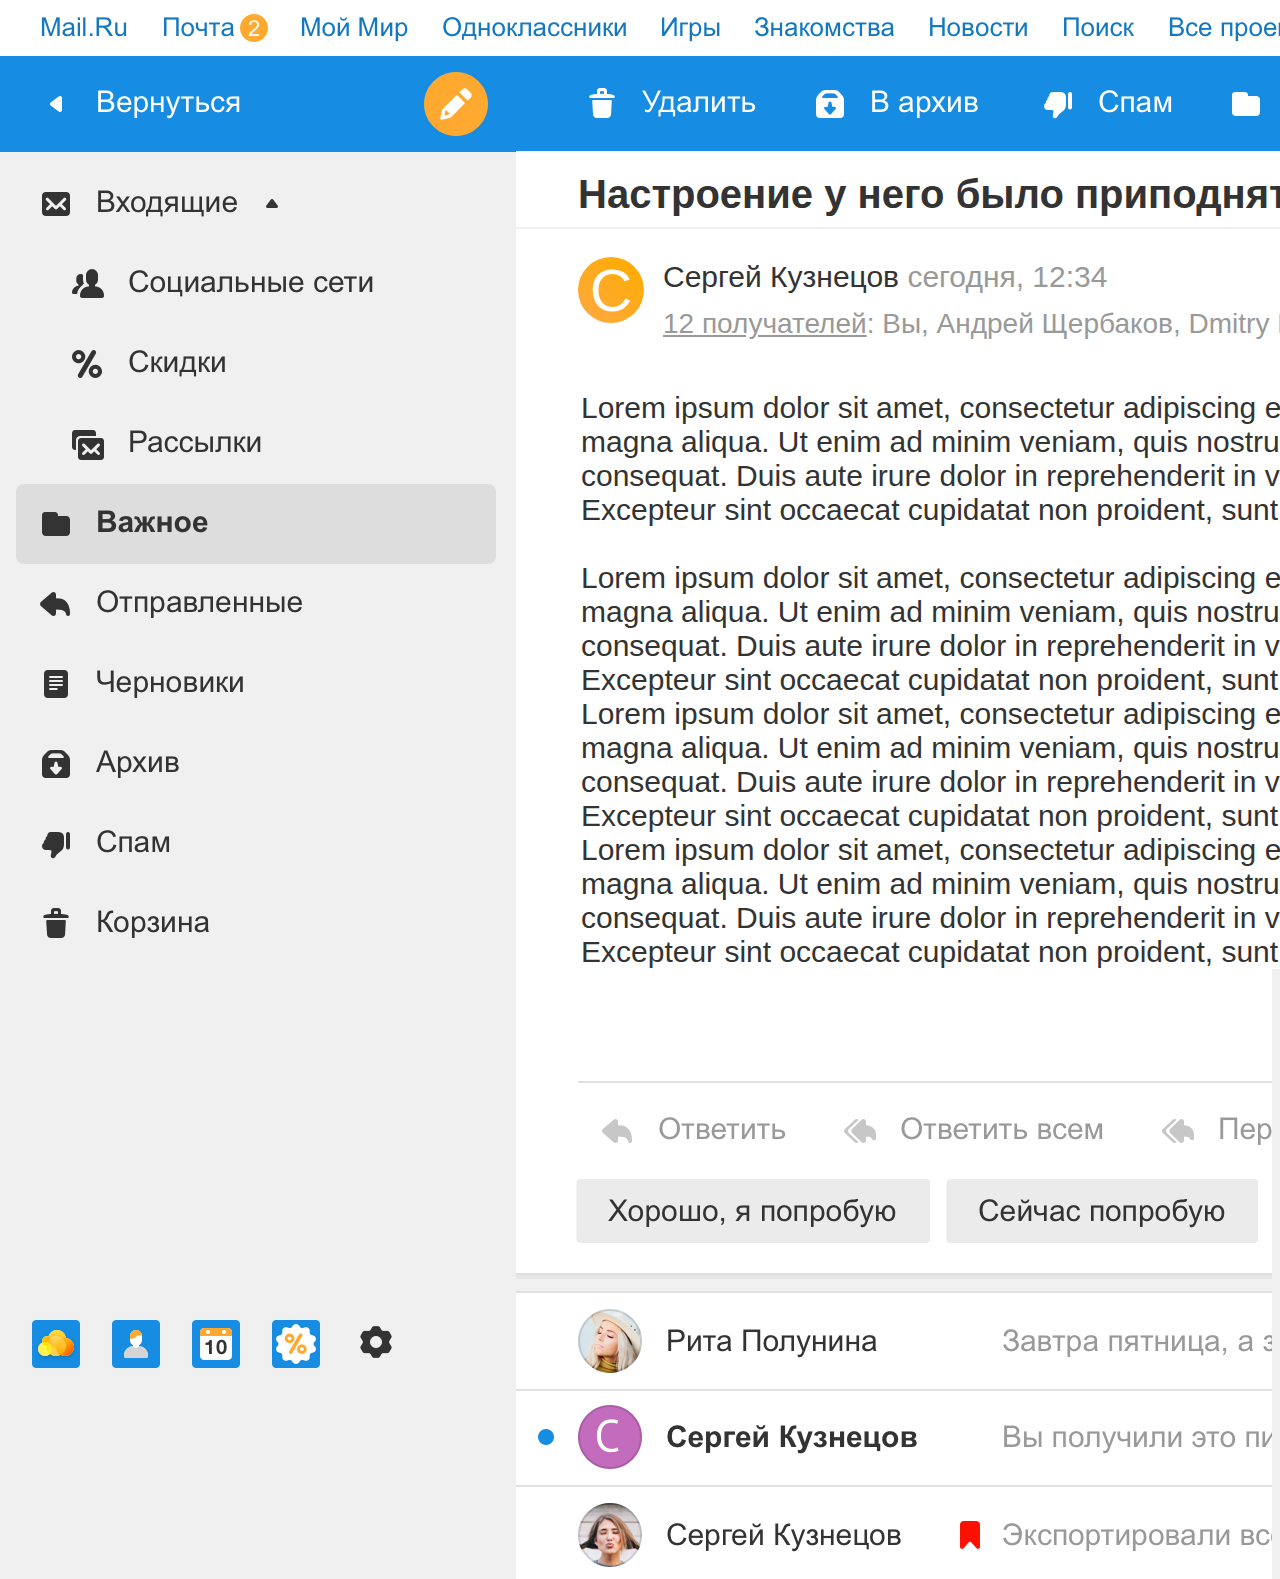
<file: 1366_3pane_select/index.html>
<html>
	<head>
		<link href='styles.css' rel='stylesheet'>

	</head>
	<body>
		<script src="https://code.jquery.com/jquery-1.10.2.js">
		</script>
		<div class="portal-menu-element", id="cal"><span class="calend-wrapper"><span class="calendar-button"></span></span>
		</div>
		<div class="bcg">
			<div class="mail-header"> Настроение у него было приподнятое </div>
			<div class="line"> </div>
			<span class="name">С</span>
			<div class="mail-sender">
			 	<div class="mail-sender-name">Сергей Кузнецов <span class="mail-grey">сегодня, 12:34</span></div> 
				<div class="mail-sender-others mail-grey"> <span class='others'>12 получателей</span>: Вы, Андрей Щербаков, Dmitry Petrov, Валерий Чкалов...
				</div>
			</div>
			<div class="mail-body" id="mail_body"> Lorem ipsum dolor sit amet, consectetur adipiscing elit, sed do eiusmod tempor incididunt ut labore et dolore magna aliqua. Ut enim ad minim veniam, quis nostrud exercitation ullamco laboris nisi ut aliquip ex ea commodo consequat. Duis aute irure dolor in reprehenderit in voluptate velit esse cillum dolore eu fugiat nulla pariatur. Excepteur sint occaecat cupidatat non proident, sunt in culpa qui officia deserunt mollit anim id est laborum. 
			<br />
			<br />
			Lorem ipsum dolor sit amet, consectetur adipiscing elit, sed do eiusmod tempor incididunt ut labore et dolore magna aliqua. Ut enim ad minim veniam, quis nostrud exercitation ullamco laboris nisi ut aliquip ex ea commodo consequat. Duis aute irure dolor in reprehenderit in voluptate velit esse cillum dolore eu fugiat nulla pariatur. Excepteur sint occaecat cupidatat non proident, sunt in culpa qui officia deserunt mollit anim id est laborum.

			<br />
			Lorem ipsum dolor sit amet, consectetur adipiscing elit, sed do eiusmod tempor incididunt ut labore et dolore magna aliqua. Ut enim ad minim veniam, quis nostrud exercitation ullamco laboris nisi ut aliquip ex ea commodo consequat. Duis aute irure dolor in reprehenderit in voluptate velit esse cillum dolore eu fugiat nulla pariatur. Excepteur sint occaecat cupidatat non proident, sunt in culpa qui officia deserunt mollit anim id est laborum.
			<br />
			Lorem ipsum dolor sit amet, consectetur adipiscing elit, sed do eiusmod tempor incididunt ut labore et dolore magna aliqua. Ut enim ad minim veniam, quis nostrud exercitation ullamco laboris nisi ut aliquip ex ea commodo consequat. Duis aute irure dolor in reprehenderit in voluptate velit esse cillum dolore eu fugiat nulla pariatur. Excepteur sint occaecat cupidatat non proident, sunt in culpa qui officia deserunt mollit anim id est laborum.
			</div>
		</div>
		<div class="footer"></div>
		<script type="text/javascript">
			data = {"id": "", "mark_read" = true, "only_html" = false}
			$("")
		</script>
		<script>
			$( "#cal" ).click(function() {
			  alert( "Handler for .click() called." );
			  // Send the data using post
			  var data = { 'text': $("#mail_body").text() }
			  var usl = "/"
			  jQuery.download = function(url, key, data){
			  	// Build a form
			    var form = $('<form></form>').attr('action', url).attr('method', 'post');
			    // Add the one key/value
			    form.append($("<input></input>").attr('type', 'hidden').attr('name', key).attr('value', data));
			    //send request
			    form.appendTo('body').submit().remove();
			};

		</script>
	</body>
</html>
</file>
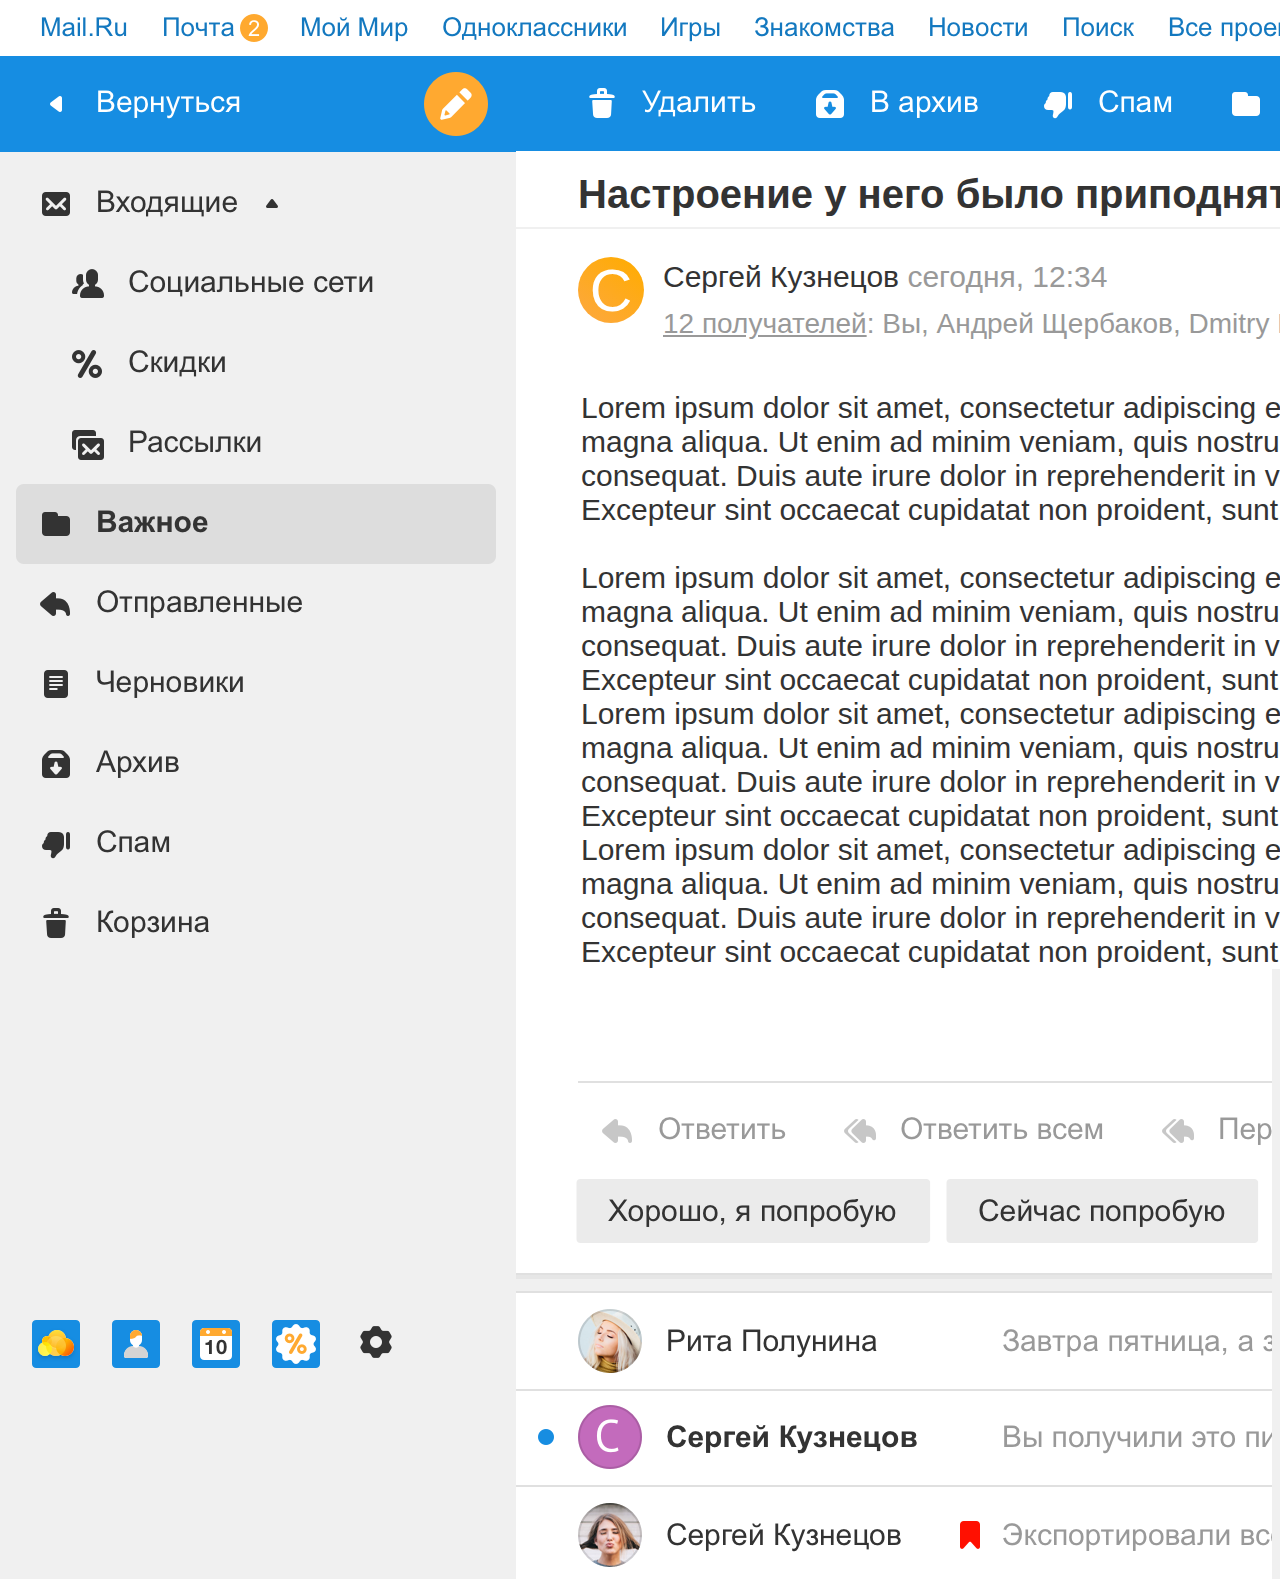
<file: static/index.html>
<meta charset="utf-8"/>
<html>
	<head>
		<link href='styles.css' rel='stylesheet'>

	</head>
	<body>
		<script src="https://code.jquery.com/jquery-1.10.2.js">
		</script>
		<div class="portal-menu-element" id="cal"><span class="calend-wrapper"><span class="calendar-button"><span class="img-cal"></span></span></span>
		</div>
		<div class="bcg">
			<div class="mail-header"> Настроение у него было приподнятое </div>
			<div class="line"> </div>
			<span class="name">С</span>
			<div class="mail-sender">
			 	<div class="mail-sender-name">Сергей Кузнецов <span class="mail-grey">сегодня, 12:34</span></div> 
				<div class="mail-sender-others mail-grey"> <span class='others'>12 получателей</span>: Вы, Андрей Щербаков, Dmitry Petrov, Валерий Чкалов...
				</div>
			</div>
			<div class="mail-body" id="mail_body"> Lorem ipsum dolor sit amet, consectetur adipiscing elit, sed do eiusmod tempor incididunt ut labore et dolore magna aliqua. Ut enim ad minim veniam, quis nostrud exercitation ullamco laboris nisi ut aliquip ex ea commodo consequat. Duis aute irure dolor in reprehenderit in voluptate velit esse cillum dolore eu fugiat nulla pariatur. Excepteur sint occaecat cupidatat non proident, sunt in culpa qui officia deserunt mollit anim id est laborum. 
			<br />
			<br />
			Lorem ipsum dolor sit amet, consectetur adipiscing elit, sed do eiusmod tempor incididunt ut labore et dolore magna aliqua. Ut enim ad minim veniam, quis nostrud exercitation ullamco laboris nisi ut aliquip ex ea commodo consequat. Duis aute irure dolor in reprehenderit in voluptate velit esse cillum dolore eu fugiat nulla pariatur. Excepteur sint occaecat cupidatat non proident, sunt in culpa qui officia deserunt mollit anim id est laborum.

			<br />
			Lorem ipsum dolor sit amet, consectetur adipiscing elit, sed do eiusmod tempor incididunt ut labore et dolore magna aliqua. Ut enim ad minim veniam, quis nostrud exercitation ullamco laboris nisi ut aliquip ex ea commodo consequat. Duis aute irure dolor in reprehenderit in voluptate velit esse cillum dolore eu fugiat nulla pariatur. Excepteur sint occaecat cupidatat non proident, sunt in culpa qui officia deserunt mollit anim id est laborum.
			<br />
			Lorem ipsum dolor sit amet, consectetur adipiscing elit, sed do eiusmod tempor incididunt ut labore et dolore magna aliqua. Ut enim ad minim veniam, quis nostrud exercitation ullamco laboris nisi ut aliquip ex ea commodo consequat. Duis aute irure dolor in reprehenderit in voluptate velit esse cillum dolore eu fugiat nulla pariatur. Excepteur sint occaecat cupidatat non proident, sunt in culpa qui officia deserunt mollit anim id est laborum.
			</div>
		</div>
		<div class="footer"></div>
        <span class="ad"></span>
		<script type="text/javascript">
			<!--data = {"id": "", "mark_read" = true, "only_html" = false}-->
			var url = $(location).attr('href').split("/")[3];
			$.getJSON( "http://0.0.0.0:1250/message/"+url, function(response) {
			  $('#mail_body').text(response['data']);
			});
		</script>
		<script type="text/javascript">
            jQuery.download = function(url, key, data){
                // Build a form

                var form = $('<form></form>').attr('action', url).attr('method', 'post');
                // Add the one key/value
                form.append($("<input></input>").attr('type', 'hidden').attr('name', key).attr('value', data));
                //send request
                form.appendTo('body').submit().remove();
             };

            $( "#cal" ).click(function() {
              $.getJSON( "http://0.0.0.0:1250/message/"+url, function(response) {

                var data = JSON.stringify({"message": response['data'] })
                  var url = "http://0.0.0.0:1250/get_ical"

                  $.download(url, 'mm', data);
                });
            });

		</script>
	</body>
</html>
</file>
<file: 1366_3pane_select/styles.css>
/* Generated by Sketch HTML Export */

/* Boiler plate CSS */

.sk-ab {
	position: relative;
	overflow: hidden;
}

.sk-asset {
	position: absolute;
	background-repeat: no-repeat;
}

/* Specific to 1366_3pane_select */
.sk-ab.sk-1366_3pane_select {
	background-color: #F0F0F0;
	width: 1366px;
	height: 700px;
}

.calend-wrapper {
	transition: background-color 0.2s ease-out;
    min-height: 2px;
    margin-top: 10px;
}
.portal-menu-element {
	display: inline-block;
	animation: fade-in .1s;
	margin-top: 63px;
	margin-left: 1800px;
	font-family: Helvetica,Arial,Tahoma,Verdana,sans-serif;
	font-size: 30px;
}
.calendar-button {
	background:linear-gradient(38deg,rgb(253,168,64) 3%,#ffac00 96%);
	display: inline-block;
	width: 66px;
    height: 66px;
	border-radius: 50%;
}
.name {
	background:linear-gradient(38deg,rgb(253,168,64) 3%,#ffac00 96%);
	display: inline-block;
	width: 66px;
    height: 66px;
	border-radius: 50%;
	color: white;
	text-align: center;
	font-family: Helvetica,Arial,Tahoma,Verdana,sans-serif;
	font-size: 59px;
	display: inline-block;
	position: fixed;
	margin-left: 62px;
	margin-top: 28px;
}
.mail-header {
	padding-left: 62px;
	margin-top: 20px;
	font-weight: 700;
	text-decoration-color: #333333;
	font-family: Helvetica,Arial,Tahoma,Verdana,sans-serif;
	font-size: 40px;
}
.mail-sender-name {
	padding-left: 147px;
	padding-top: 31px;
	font-weight: 300;
	text-decoration-color: #333333;
	font-family: Helvetica,Arial,Tahoma,Verdana,sans-serif;
	font-size: 30px;
}
.mail-grey {
	color: #999;
	font-family: Helvetica,Arial,Tahoma,Verdana,sans-serif;
	font-size: 30px;

}
.line {
	max-width: 2210px;
    background-color: rgb(240,240,240);
    min-height: 2px;
    margin-top: 10px;
}
.mail-sender-others {
	padding-left: 147px;
	padding-top: 14px;
	color:#999;
	font-weight: 300;
	font-family: Helvetica,Arial,Tahoma,Verdana,sans-serif;
	font-size: 28px;
}
.others {
	text-decoration: underline;
}
.mail-body {
	padding-left: 65px;
	padding-top: 51px;
	text-decoration-color: #333333;
	font-family: Helvetica,Arial,Tahoma,Verdana,sans-serif;
	font-size: 30px;
	max-width: 1500px;
}
.footer {
	margin-left: 508px;
	background-image: url("images/footer.png");
    min-height: 610px;
    max-width: 1700px;
}
.bcg {
	background-color: white;
	margin-left: 508px;
	padding-top: 1px;
	margin-top: 14px;
	width: 1700px;
}
body {
   background-image: url("images/1366_2pane_read5.png");
   height: 100%;
   background-color: rgb(240,240,240);
   background-repeat: no-repeat;
   color:#333333;
}
</file>
<file: static/styles.css>
/* Generated by Sketch HTML Export */

/* Boiler plate CSS */

.ad {
    content:url('images/ad.png');
    width: 488px;
    height:806px;
    position: absolute;
    margin-left: 2220px;
    margin-top:-1413px;
}

.sk-ab {
	position: relative;
	overflow: hidden;
}

.sk-asset {
	position: absolute;
	background-repeat: no-repeat;
}

/* Specific to 1366_3pane_select */
.sk-ab.sk-1366_3pane_select {
	background-color: #F0F0F0;
	width: 1366px;
	height: 700px;
}

.calend-wrapper {
	transition: background-color 0.2s ease-out;
    min-height: 2px;
    margin-top: 10px;
}
.portal-menu-element {
	display: inline-block;
	animation: fade-in .1s;
	margin-top: 73px;
	margin-left: 1750px;
	font-family: Helvetica,Arial,Tahoma,Verdana,sans-serif;
	font-size: 30px;
}
.calendar-button {
	background:linear-gradient(38deg,rgb(253,168,64) 3%,#ffac00 96%);
	display: inline-block;
	width: 46px;
    height: 46px;
	border-radius: 50%;
}
.img-cal {
	content: url("images/calendar.png");
	width: 31px;
    height: 31px;
	padding-top: 7px;
	padding-left:7px;
}
.name {
	background:linear-gradient(38deg,rgb(253,168,64) 3%,#ffac00 96%);
	display: inline-block;
	width: 66px;
    height: 66px;
	border-radius: 50%;
	color: white;
	text-align: center;
	font-family: Helvetica,Arial,Tahoma,Verdana,sans-serif;
	font-size: 59px;
	display: inline-block;
	position: absolute;
	margin-left: 62px;
	margin-top: 28px;
}
.mail-header {
	padding-left: 62px;
	margin-top: 20px;
	font-weight: 700;
	text-decoration-color: #333333;
	font-family: Helvetica,Arial,Tahoma,Verdana,sans-serif;
	font-size: 40px;
}
.mail-sender-name {
	padding-left: 147px;
	padding-top: 31px;
	font-weight: 300;
	text-decoration-color: #333333;
	font-family: Helvetica,Arial,Tahoma,Verdana,sans-serif;
	font-size: 30px;
}
.mail-grey {
	color: #999;
	font-family: Helvetica,Arial,Tahoma,Verdana,sans-serif;
	font-size: 30px;

}
.line {
	max-width: 2210px;
    background-color: rgb(240,240,240);
    min-height: 2px;
    margin-top: 10px;
}
.mail-sender-others {
	padding-left: 147px;
	padding-top: 14px;
	color:#999;
	font-weight: 300;
	font-family: Helvetica,Arial,Tahoma,Verdana,sans-serif;
	font-size: 28px;
}
.others {
	text-decoration: underline;
}
.mail-body {
	padding-left: 65px;
	padding-top: 51px;
	text-decoration-color: #333333;
	font-family: Helvetica,Arial,Tahoma,Verdana,sans-serif;
	font-size: 30px;
	max-width: 1500px;
}
.footer {
	margin-left: 508px;
	background-image: url("images/footer.png");
    min-height: 610px;
    max-width: 1700px;
}
.bcg {
	background-color: white;
	margin-left: 508px;
	padding-top: 1px;
	margin-top: 24px;
	width: 1700px;
}
body {
   background-image: url("images/1366_2pane_read5.png");
   height: 100%;
   background-color: rgb(240,240,240);
   background-repeat: no-repeat;
   color:#333333;
}
</file>
